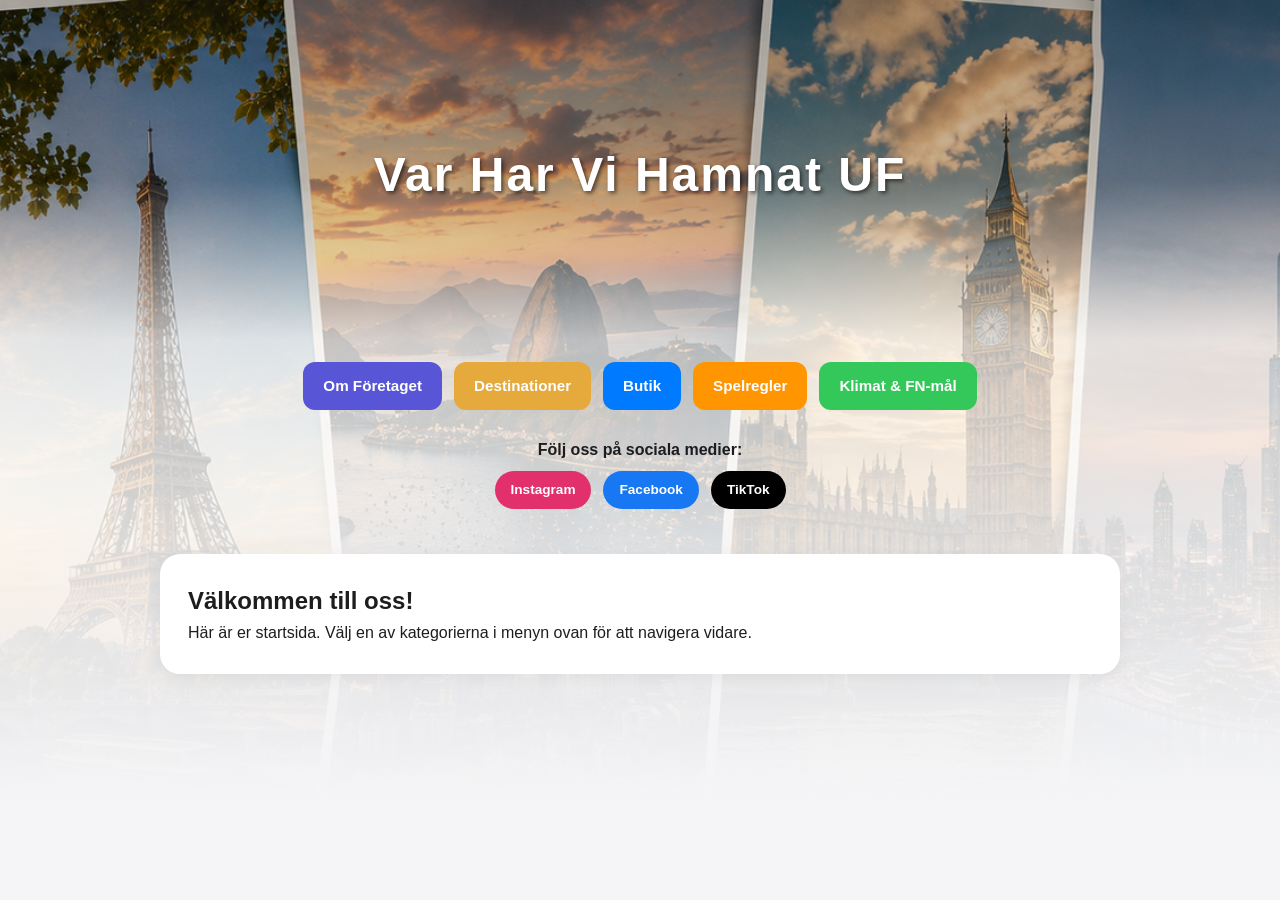
<file: index.html>
<!DOCTYPE html>
<html lang="sv">
<head>
    <meta charset="UTF-8">
    <meta name="viewport" content="width=device-width, initial-scale=1.0">
    <title>Företagets Startsida</title>
    <link rel="stylesheet" href="style.css">
</head>
<body>

    <!-- 1. Omslagsfoto (Högst upp) -->
    <div class="header-cover">
        <div class="cover-text">
            <!-- Här kan du lägga er logotyp eller er företagsrubrik -->
            <h1>Var Har Vi Hamnat UF</h1>
        </div>
    </div>

  <!-- 2. Navigationsmeny -->
<nav class="navbar">
    <div class="menu-grid">
        <a href="om-foretaget.html" class="menu-card btn-about">Om Företaget</a>
        <a href="platser.html" class="menu-card btn-destinations">Destinationer</a>
        <a href="butik.html" class="menu-card btn-shop">Butik</a>
        <a href="spelregler.html" class="menu-card btn-rules">Spelregler</a>
        <a href="klimat.html" class="menu-card btn-climate">Klimat & FN-mål</a>
    </div>
</nav>

    <!-- 3. Sociala Medier (Direkt under navigationsmenyn) -->
    <section class="social-section">
        <p>Följ oss på sociala medier:</p>
        <div class="social-links">
            <a href="https://www.instagram.com/varharvihamnatuf/" target="_blank" class="social-btn instagram">Instagram</a>
            <a href="https://www.facebook.com/profile.php?id=61593796840060" target="_blank" class="social-btn facebook">Facebook</a>
            <a href="https://www.tiktok.com/@var.har.vi.hamnat?is_from_webapp=1&sender_device=pc" target="_blank" class="social-btn tiktok">TikTok</a>
        </div>
    </section>

    <!-- Huvudinnehåll på startsidan -->
    <main class="main-content">
        <section class="welcome-card">
            <h2>Välkommen till oss!</h2>
            <p>Här är er startsida. Välj en av kategorierna i menyn ovan för att navigera vidare.</p>
        </section>
    </main>

    <script src="script.js"></script>
    <!-- Koppla in skriptet för scroll-magin -->
    <script src="script.js"></script>
</body>
</html>
</file>
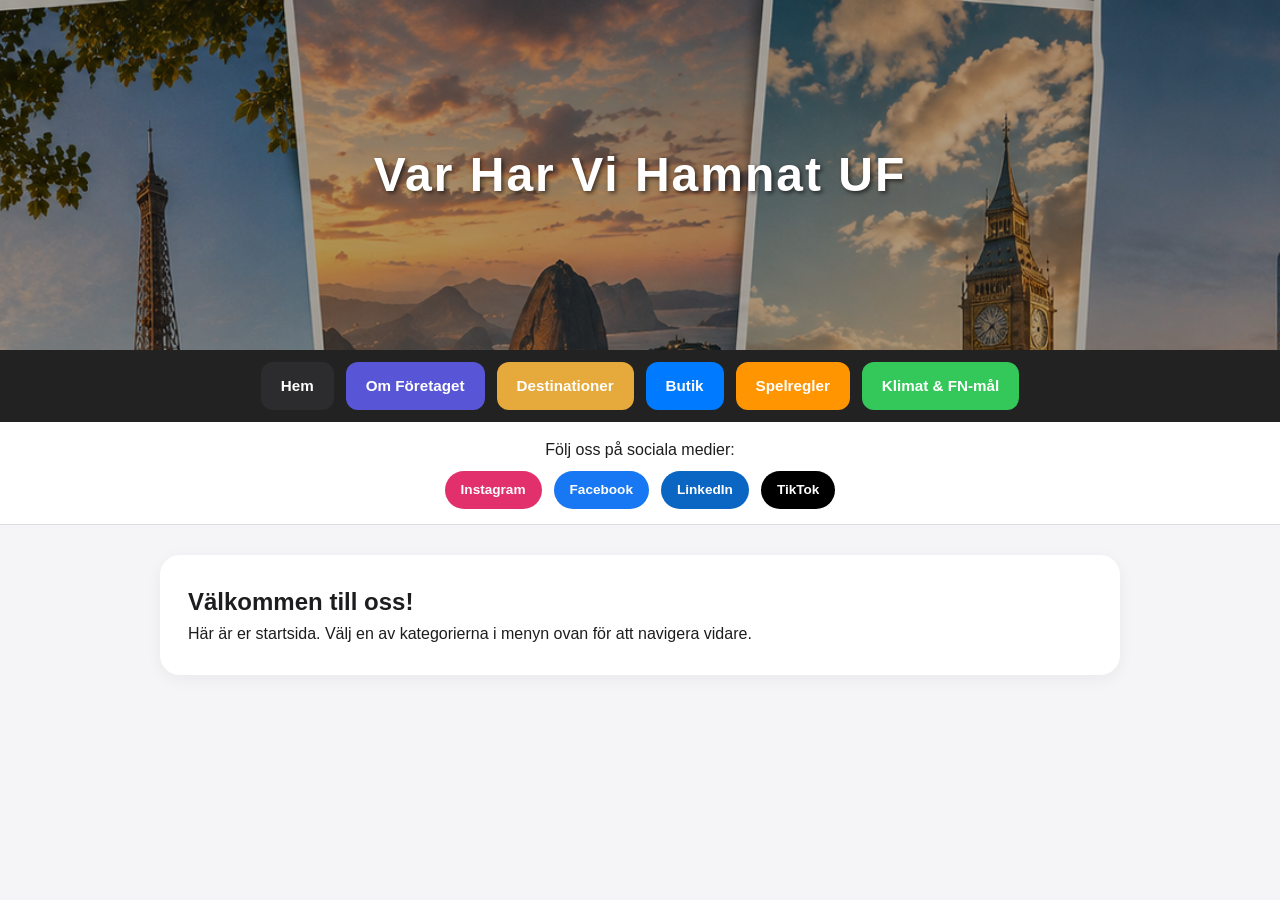
<file: Hemsida/index.html>
<!DOCTYPE html>
<html lang="sv">
<head>
    <meta charset="UTF-8">
    <meta name="viewport" content="width=device-width, initial-scale=1.0">
    <title>Företagets Startsida</title>
    <link rel="stylesheet" href="style.css">
</head>
<body>

    <!-- 1. Omslagsfoto (Högst upp) -->
    <div class="header-cover">
        <div class="cover-text">
            <!-- Här kan du lägga er logotyp eller er företagsrubrik -->
            <h1>Var Har Vi Hamnat UF</h1>
        </div>
    </div>

  <!-- 2. Navigationsmeny -->
<nav class="navbar">
    <div class="menu-grid">
        <a href="index.html" class="menu-card btn-home">Hem</a>
        <a href="om-foretaget.html" class="menu-card btn-about">Om Företaget</a>
        <a href="platser.html" class="menu-card btn-destinations">Destinationer</a>
        <a href="butik.html" class="menu-card btn-shop">Butik</a>
        <a href="spelregler.html" class="menu-card btn-rules">Spelregler</a>
        <a href="klimat.html" class="menu-card btn-climate">Klimat & FN-mål</a>
    </div>
</nav>

    <!-- 3. Sociala Medier (Direkt under navigationsmenyn) -->
    <section class="social-section">
        <p>Följ oss på sociala medier:</p>
        <div class="social-links">
            <a href="https://www.instagram.com/varharvihamnatuf/" target="_blank" class="social-btn instagram">Instagram</a>
            <a href="https://www.facebook.com/profile.php?id=61593796840060" target="_blank" class="social-btn facebook">Facebook</a>
            <a href="https://linkedin.com" target="_blank" class="social-btn linkedin">LinkedIn</a>
            <a href="https://www.tiktok.com/@var.har.vi.hamnat?is_from_webapp=1&sender_device=pc" target="_blank" class="social-btn tiktok">TikTok</a>
        </div>
    </section>

    <!-- Huvudinnehåll på startsidan -->
    <main class="main-content">
        <section class="welcome-card">
            <h2>Välkommen till oss!</h2>
            <p>Här är er startsida. Välj en av kategorierna i menyn ovan för att navigera vidare.</p>
        </section>
    </main>

    <script src="script.js"></script>
    <!-- Koppla in skriptet för scroll-magin -->
    <script src="script.js"></script>
</body>
</html>
</file>
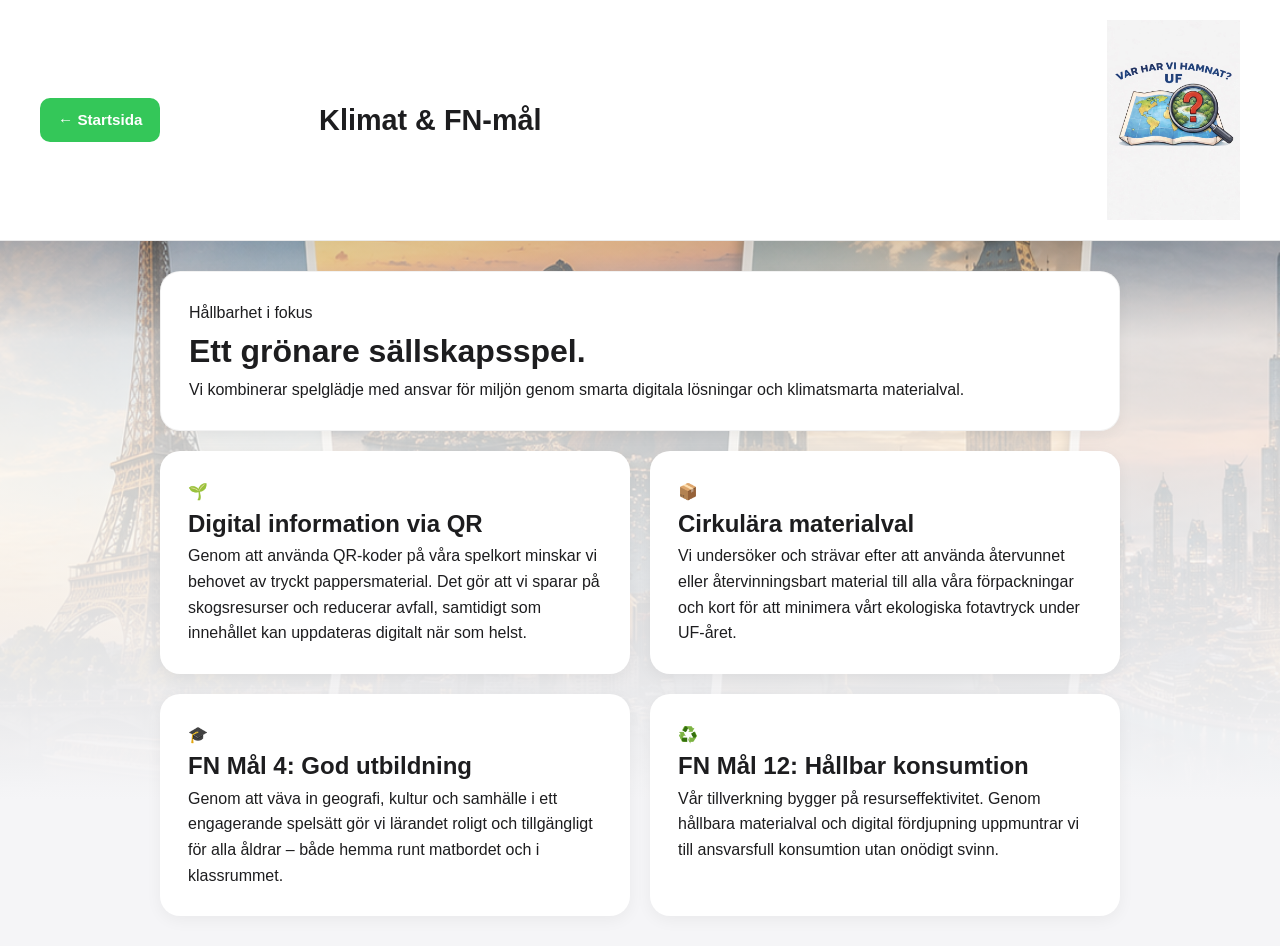
<file: klimat.html>
<!DOCTYPE html>
<html lang="sv">
<head>
    <meta charset="UTF-8">
    <meta name="viewport" content="width=device-width, initial-scale=1.0">
    <title>Klimat & FN-mål | Var har vi hamnat UF</title>
    <link rel="stylesheet" href="style.css">
</head>
<body class="climate-page">

    <!-- Standardiserad toppmeny -->
    <header class="subpage-header">
        <a href="index.html" class="back-btn">← Startsida</a>
        
        <div class="header-title">
            <span>Klimat & FN-mål</span>
        </div>

        <div class="header-logo">
            <img src="logga.jpg" alt="Företagets Logotyp">
        </div>
    </header>

    <!-- Högteknologisk Apple Bento-Grid -->
    <main class="page-container">
        
        <div class="klimat-hero-card climate-card">
            <span class="badge">Hållbarhet i fokus</span>
            <h1>Ett grönare sällskapsspel.</h1>
            <p>Vi kombinerar spelglädje med ansvar för miljön genom smarta digitala lösningar och klimatsmarta materialval.</p>
        </div>

        <div class="bento-grid">
            
            <!-- Ruta 1 -->
            <div class="climate-card">
                <div class="card-icon">🌱</div>
                <h2>Digital information via QR</h2>
                <p>Genom att använda QR-koder på våra spelkort minskar vi behovet av tryckt pappersmaterial. Det gör att vi sparar på skogsresurser och reducerar avfall, samtidigt som innehållet kan uppdateras digitalt när som helst.</p>
            </div>

            <!-- Ruta 2 -->
            <div class="climate-card">
                <div class="card-icon">📦</div>
                <h2>Cirkulära materialval</h2>
                <p>Vi undersöker och strävar efter att använda återvunnet eller återvinningsbart material till alla våra förpackningar och kort för att minimera vårt ekologiska fotavtryck under UF-året.</p>
            </div>

            <!-- Ruta 3 -->
            <div class="climate-card">
                <div class="card-icon">🎓</div>
                <h2>FN Mål 4: God utbildning</h2>
                <p>Genom att väva in geografi, kultur och samhälle i ett engagerande spelsätt gör vi lärandet roligt och tillgängligt för alla åldrar – både hemma runt matbordet och i klassrummet.</p>
            </div>

            <!-- Ruta 4 -->
            <div class="climate-card">
                <div class="card-icon">♻️</div>
                <h2>FN Mål 12: Hållbar konsumtion</h2>
                <p>Vår tillverkning bygger på resurseffektivitet. Genom hållbara materialval och digital fördjupning uppmuntrar vi till ansvarsfull konsumtion utan onödigt svinn.</p>
            </div>

        </div>

    </main>

    <!-- Skript för scroll-effekterna -->
    <script src="script.js"></script>
</body>
</html>
</file>
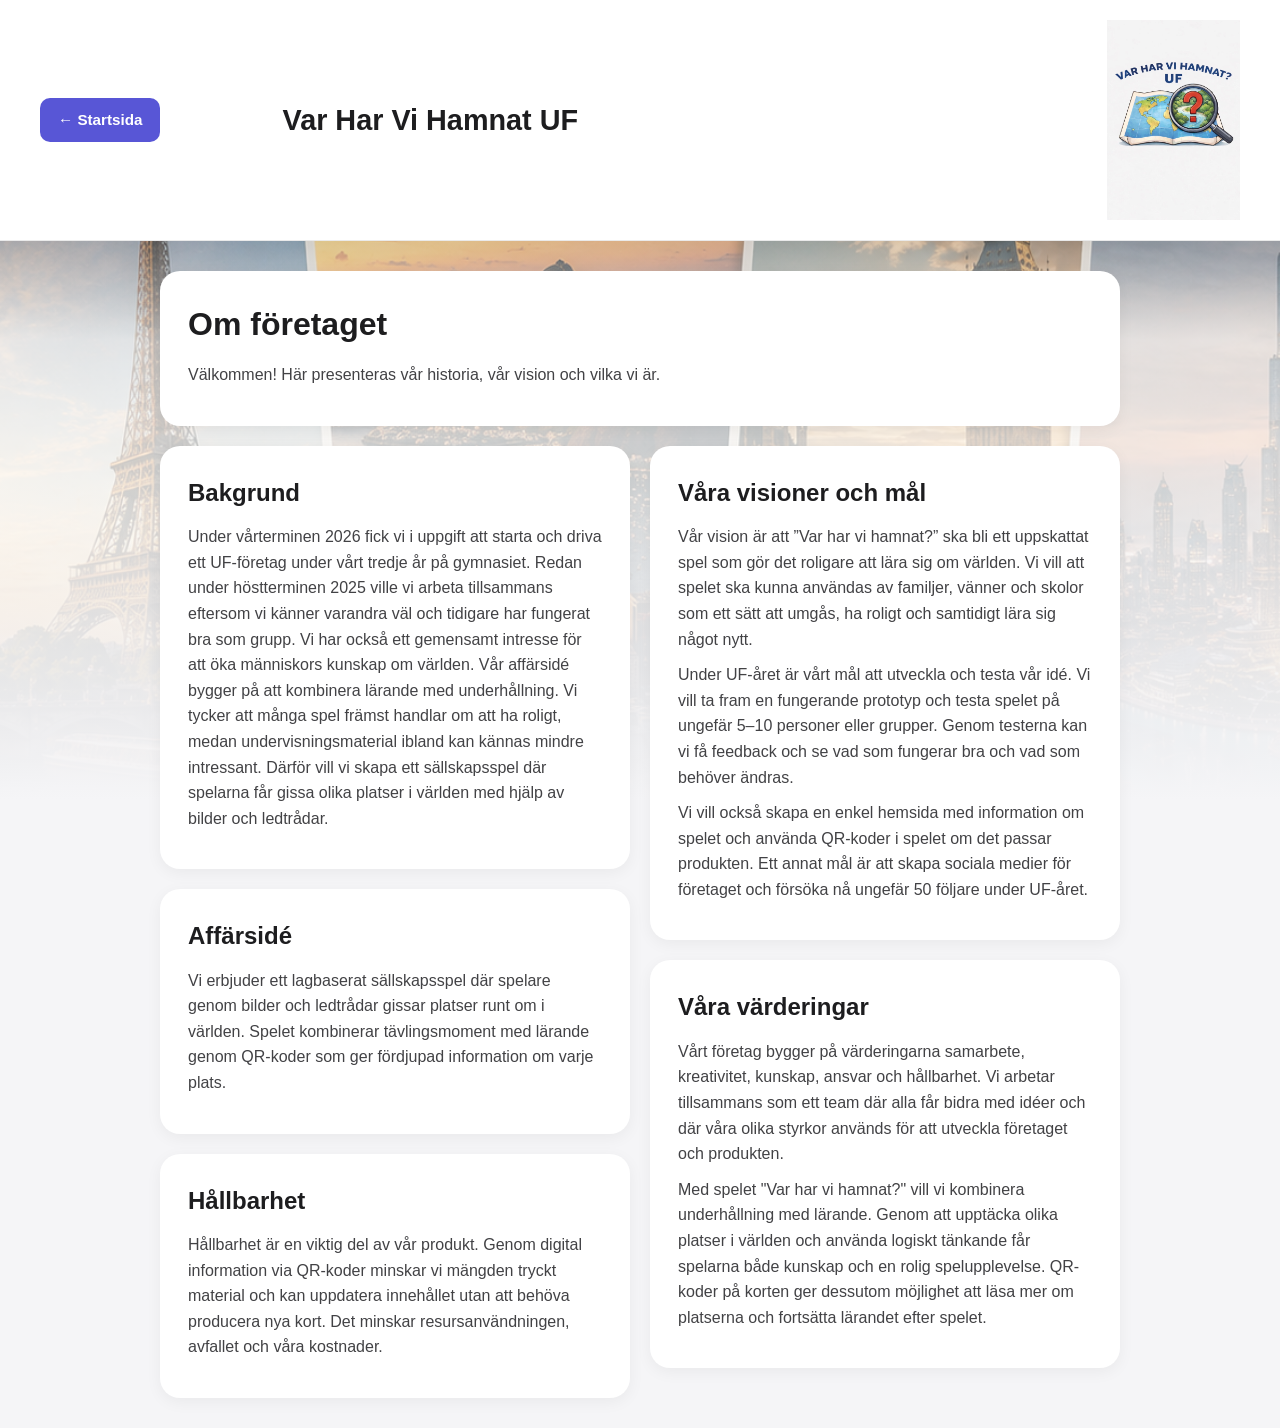
<file: om-foretaget.html>
<!DOCTYPE html>
<html lang="sv">
<head>
    <meta charset="UTF-8">
    <meta name="viewport" content="width=device-width, initial-scale=1.0">
    <title>Om företaget | Var Har Vi Hamnat UF</title>
    <link rel="stylesheet" href="style.css">
</head>
<body class="about-page">

    <!-- Toppmeny för undersidan -->
    <header class="subpage-header">
        <a href="index.html" class="back-btn">← Startsida</a>
        
        <div class="header-title">
            <span>Var Har Vi Hamnat UF</span>
        </div>

        <div class="header-logo">
            <img src="logga.jpg" alt="Företagets Logotyp">
        </div>
    </header>

    <main class="page-container">
        <!-- 1. Bred rektangel högst upp -->
        <div class="bento-card bento-top">
            <h1>Om företaget</h1>
            <p class="intro-text">Välkommen! Här presenteras vår historia, vår vision och vilka vi är.</p>
        </div>

        <!-- 2. Flexibel layout i två oberoende spalter -->
        <div class="bento-columns">
            
            <!-- VÄNSTER SPALT -->
            <div class="bento-col">
                <div class="bento-card">
                    <h2>Bakgrund</h2>
                    <p>Under vårterminen 2026 fick vi i uppgift att starta och driva ett UF-företag under vårt tredje år på gymnasiet. Redan under höstterminen 2025 ville vi arbeta tillsammans eftersom vi känner varandra väl och tidigare har fungerat bra som grupp. Vi har också ett gemensamt intresse för att öka människors kunskap om världen. Vår affärsidé bygger på att kombinera lärande med underhållning. Vi tycker att många spel främst handlar om att ha roligt, medan undervisningsmaterial ibland kan kännas mindre intressant. Därför vill vi skapa ett sällskapsspel där spelarna får gissa olika platser i världen med hjälp av bilder och ledtrådar.</p>
                </div>

                <div class="bento-card">
                    <h2>Affärsidé</h2>
                    <p>Vi erbjuder ett lagbaserat sällskapsspel där spelare genom bilder och ledtrådar gissar platser runt om i världen. Spelet kombinerar tävlingsmoment med lärande genom QR-koder som ger fördjupad information om varje plats.</p>
                </div>

                <div class="bento-card">
                    <h2>Hållbarhet</h2>
                    <p>Hållbarhet är en viktig del av vår produkt. Genom digital information via QR-koder minskar vi mängden tryckt material och kan uppdatera innehållet utan att behöva producera nya kort. Det minskar resursanvändningen, avfallet och våra kostnader.</p>
                </div>
            </div>

            <!-- HÖGER SPALT -->
            <div class="bento-col">
                <div class="bento-card">
                    <h2>Våra visioner och mål</h2>
                    <p>Vår vision är att ”Var har vi hamnat?” ska bli ett uppskattat spel som gör det roligare att lära sig om världen. Vi vill att spelet ska kunna användas av familjer, vänner och skolor som ett sätt att umgås, ha roligt och samtidigt lära sig något nytt.</p>
                    <p>Under UF-året är vårt mål att utveckla och testa vår idé. Vi vill ta fram en fungerande prototyp och testa spelet på ungefär 5–10 personer eller grupper. Genom testerna kan vi få feedback och se vad som fungerar bra och vad som behöver ändras.</p>
                    <p>Vi vill också skapa en enkel hemsida med information om spelet och använda QR-koder i spelet om det passar produkten. Ett annat mål är att skapa sociala medier för företaget och försöka nå ungefär 50 följare under UF-året.</p>
                </div>

                <div class="bento-card">
                    <h2>Våra värderingar</h2>
                    <p>Vårt företag bygger på värderingarna samarbete, kreativitet, kunskap, ansvar och hållbarhet. Vi arbetar tillsammans som ett team där alla får bidra med idéer och där våra olika styrkor används för att utveckla företaget och produkten.</p>
                    <p>Med spelet "Var har vi hamnat?" vill vi kombinera underhållning med lärande. Genom att upptäcka olika platser i världen och använda logiskt tänkande får spelarna både kunskap och en rolig spelupplevelse. QR-koder på korten ger dessutom möjlighet att läsa mer om platserna och fortsätta lärandet efter spelet.</p>
                </div>
            </div>

        </div>
    </main>

    <script src="script.js"></script>
</body>
</html>
</file>
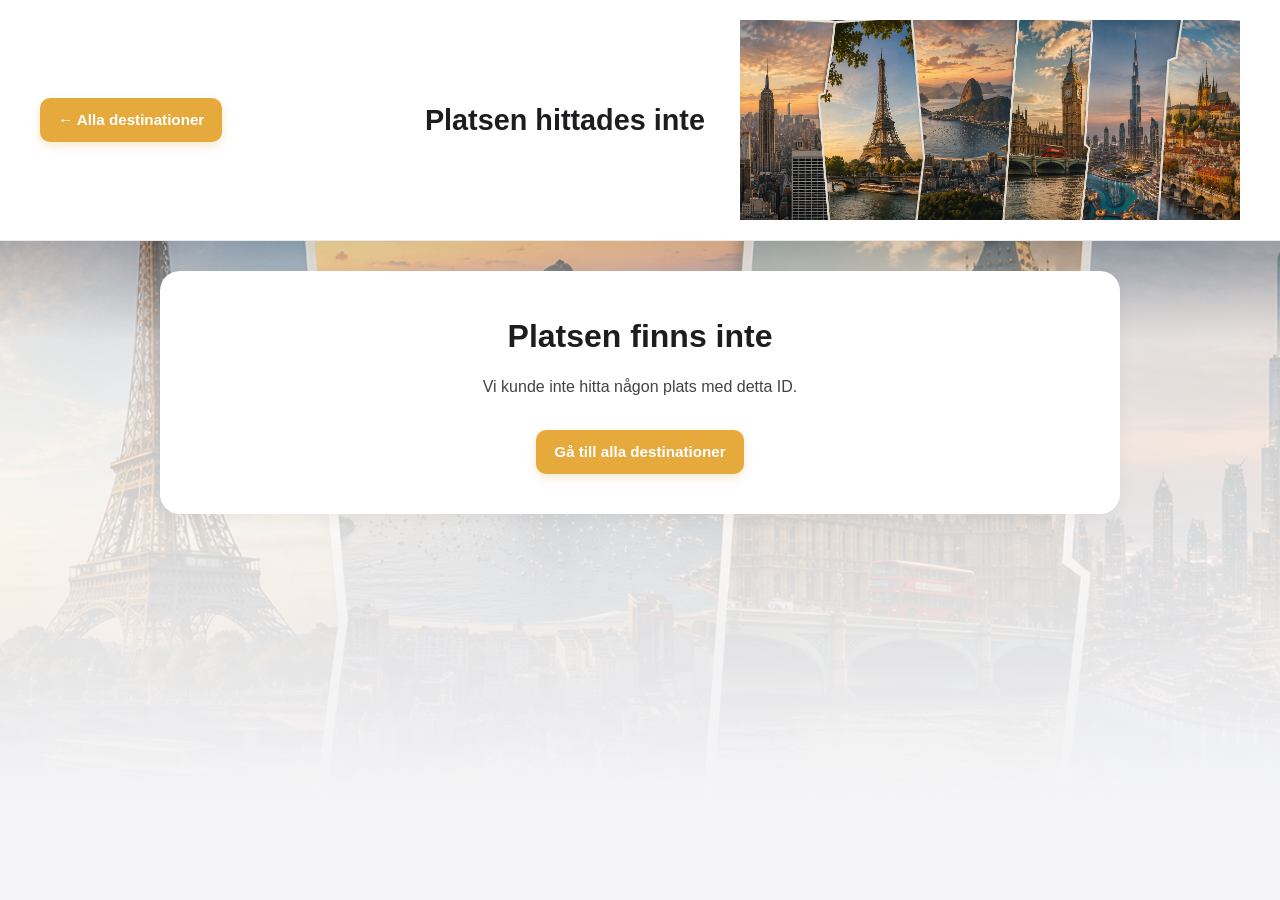
<file: plats.html>
<!DOCTYPE html>
<html lang="sv">
<head>
    <meta charset="UTF-8">
    <meta name="viewport" content="width=device-width, initial-scale=1.0">
    <title id="pageTitle">Destination – Var Har Vi Hamnat UF</title>
    <link rel="stylesheet" href="style.css">
</head>
<body class="destinations-page">

    <!-- TOPPMENY -->
    <header class="subpage-header">
        <div>
            <a href="platser.html" class="back-btn">← Alla destinationer</a>
        </div>
        <div class="header-title" id="headerTitle">Laddar...</div>
        <div class="header-logo">
            <img src="hej.png" alt="Logga">
        </div>
    </header>

    <main class="main-content" id="platsContainer">
        <!-- Innehåll läses in från platser-data.js -->
    </main>

    <script src="platser-data.js"></script>
    <script>
        const urlParams = new URLSearchParams(window.location.search);
        const platsId = urlParams.get('id');

        const container = document.getElementById('platsContainer');
        const plats = platserData[platsId];

        if (plats) {
            document.getElementById('pageTitle').innerText = `${plats.namn} – Var Har Vi Hamnat UF`;
            document.getElementById('headerTitle').innerText = plats.namn;

            let faktaHTML = plats.fakta.map(f => `
                <div style="margin-bottom: 10px;">
                    <strong>${f.titel}:</strong> <span>${f.värde}</span>
                </div>
            `).join('');

            let attraktionerHTML = plats.attraktioner.map(a => `
                <li style="margin-bottom: 8px;">${a}</li>
            `).join('');

            container.innerHTML = `
                <div class="bento-card bento-top" style="padding: 0; overflow: hidden;">
                    <img src="${plats.bild}" alt="${plats.namn}" style="width: 100%; height: 350px; object-fit: cover;">
                    <div style="padding: 25px;">
                        <span style="font-size: 0.9rem; font-weight: bold; color: #e5a93c; text-transform: uppercase;">${plats.land}</span>
                        <h1 style="font-size: 2.2rem; margin-top: 5px;">${plats.namn}</h1>
                    </div>
                </div>

                <div class="bento-columns">
                    <div class="bento-col">
                        <div class="bento-card">
                            <h2>Snabbfakta</h2>
                            <hr class="divider" style="margin: 15px 0;">
                            ${faktaHTML}
                        </div>
                        <div class="bento-card">
                            <h2>Historia & Bakgrund</h2>
                            <hr class="divider" style="margin: 15px 0;">
                            <p>${plats.historia}</p>
                        </div>
                    </div>
                    <div class="bento-col">
                        <div class="bento-card">
                            <h2>Turistattraktioner i närheten</h2>
                            <hr class="divider" style="margin: 15px 0;">
                            <ul style="padding-left: 20px; color: #555;">
                                ${attraktionerHTML}
                            </ul>
                        </div>
                    </div>
                </div>
            `;
        } else {
            document.getElementById('headerTitle').innerText = "Platsen hittades inte";
            container.innerHTML = `
                <div class="bento-card bento-top" style="text-align: center; padding: 40px;">
                    <h1>Platsen finns inte</h1>
                    <p style="margin-top: 10px;">Vi kunde inte hitta någon plats med detta ID.</p>
                    <a href="platser.html" class="back-btn" style="margin-top: 20px;">Gå till alla destinationer</a>
                </div>
            `;
        }
    </script>
</body>
</html>
</file>
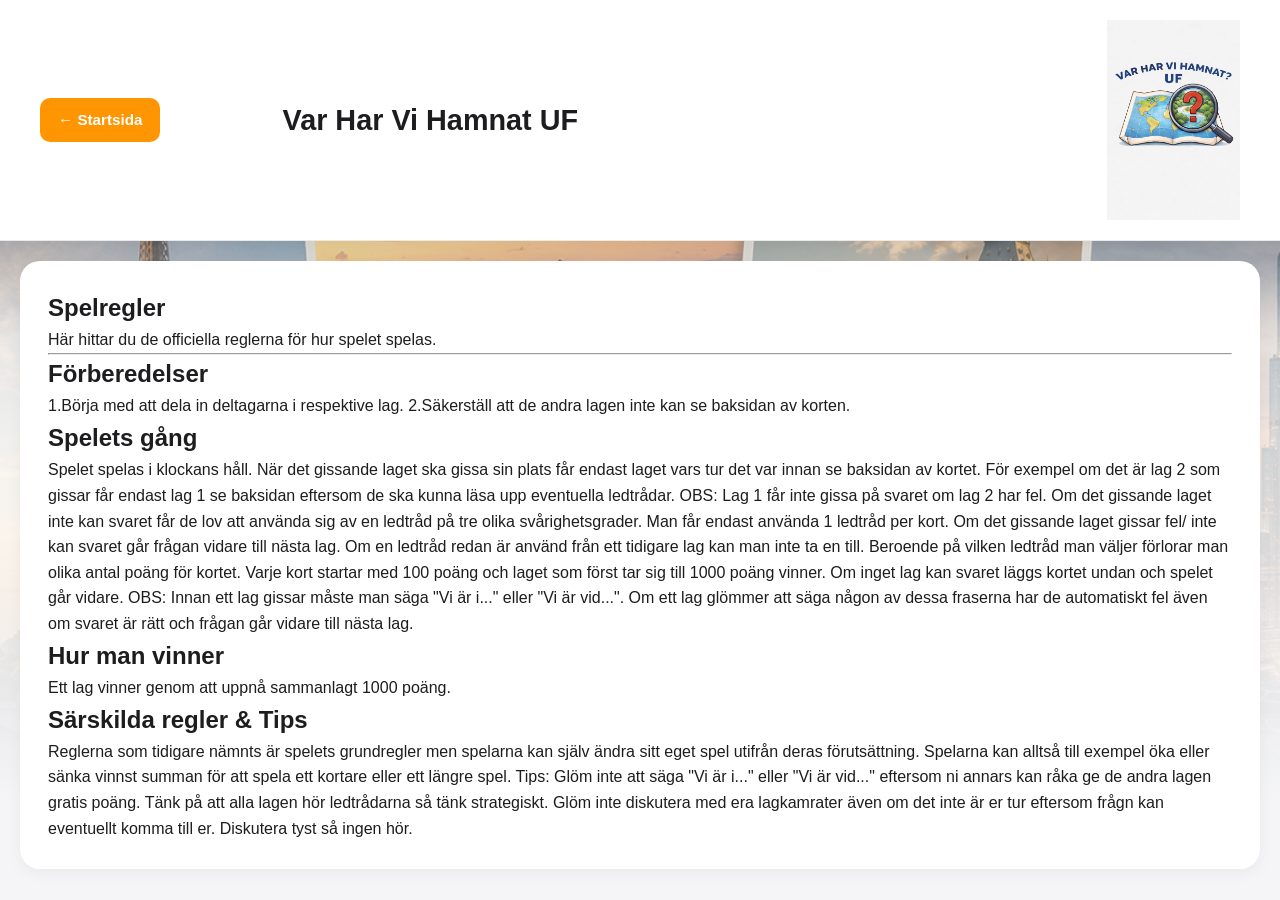
<file: spelregler.html>
<!DOCTYPE html>
<html lang="sv">
<head>
    <meta charset="UTF-8">
    <meta name="viewport" content="width=device-width, initial-scale=1.0">
    <title>Spelregler</title>
    <link rel="stylesheet" href="style.css">
</head>
<body class="rules-page">

    <!-- Toppmeny för undersidan -->
    <header class="subpage-header">
        <!-- Tillbakaknapp uppe till vänster -->
        <a href="index.html" class="back-btn">← Startsida</a>
        
        <!-- Företagsnamn i mitten -->
        <div class="header-title">
            <span>Var Har Vi Hamnat UF</span>
        </div>

        <!-- Logotyp uppe till höger -->
        <div class="header-logo">
            <img src="logga.jpg" alt="Företagets Logotyp">
        </div>
    </header>

    <!-- Innehåll för Spelregler -->
    <main class="page-container">
        <section class="info-card">
            <h1>Spelregler</h1>
            <p class="intro-text">Här hittar du de officiella reglerna för hur spelet spelas.</p>
            
            <hr class="divider">

            <!-- Yta för reglerna (fyll i din text här senare) -->
            <div class="content-body">
                <h2>Förberedelser</h2>
                <p>1.Börja med att dela in deltagarna i respektive lag. 2.Säkerställ att de andra lagen inte kan se baksidan av korten.</p>

                <h2>Spelets gång</h2>
                <p>Spelet spelas i klockans håll. När det gissande laget ska gissa sin plats får endast laget vars tur det var innan se baksidan av kortet. För exempel om det är lag 2 som gissar får endast lag 1 se baksidan eftersom de ska kunna läsa upp eventuella ledtrådar. OBS: Lag 1 får inte gissa på svaret om lag 2 har fel. Om det gissande laget inte kan svaret får de lov att använda sig av en ledtråd på tre olika svårighetsgrader. Man får endast använda 1 ledtråd per kort. Om det gissande laget gissar fel/ inte kan svaret går frågan vidare till nästa lag. Om en ledtråd redan är använd från ett tidigare lag kan man inte ta en till. Beroende på vilken ledtråd man väljer förlorar man olika antal poäng för kortet. Varje kort startar med 100 poäng och laget som först tar sig till 1000 poäng vinner. Om inget lag kan svaret läggs kortet undan och spelet går vidare. OBS: Innan ett lag gissar måste man säga "Vi är i..." eller "Vi är vid...". Om ett lag glömmer att säga någon av dessa fraserna har de automatiskt fel även om svaret är rätt och frågan går vidare till nästa lag. </p>

                <h2>Hur man vinner</h2>
                <p>Ett lag vinner genom att uppnå sammanlagt 1000 poäng.</p>

                <h2>Särskilda regler & Tips</h2>
                <p>Reglerna som tidigare nämnts är spelets grundregler men spelarna kan själv ändra sitt eget spel utifrån deras förutsättning. Spelarna kan alltså till exempel öka eller sänka vinnst summan för att spela ett kortare eller ett längre spel. Tips: Glöm inte att säga "Vi är i..." eller "Vi är vid..." eftersom ni annars kan råka ge de andra lagen gratis poäng. Tänk på att alla lagen hör ledtrådarna så tänk strategiskt. Glöm inte diskutera med era lagkamrater även om det inte är er tur eftersom frågn kan eventuellt komma till er. Diskutera tyst så ingen hör.</p>
            </div>
        </section>
    </main>
<!-- Koppla in skriptet för scroll-magin -->
    <script src="script.js"></script>
</body>
</html>
</file>
<file: style.css>
/* ==========================================
   1. GLOBAL BAS & RESET (Apple-Look)
   ========================================== */
* {
    box-sizing: border-box;
    margin: 0;
    padding: 0;
}

body {
    font-family: -apple-system, BlinkMacSystemFont, "SF Pro Display", "Segoe UI", Roboto, Helvetica, Arial, sans-serif;
    color: #1d1d1f;
    background-color: #f5f5f7;
    line-height: 1.6;
}

.main-content, 
.page-container {
    max-width: 1000px;
    margin: 30px auto;
    padding: 0 20px;
    width: 100%;
}

/* ==========================================
   2. STARTSIDA: COVER & TOPPMENY
   ========================================== */
.header-cover {
    background-image: linear-gradient(rgba(0,0,0,0.3), rgba(0,0,0,0.3)), url('hej.png');
    background-size: cover;
    background-position: center;
    height: 350px;
    display: flex;
    justify-content: center;
    align-items: center;
    color: white;
    text-align: center;
    background-attachment: fixed;
}

.cover-text h1 {
    font-size: 3rem;
    letter-spacing: 2px;
    text-shadow: 2px 2px 4px rgba(0,0,0,0.6);
}

.navbar {
    background-color: #222;
    position: sticky;
    top: 0;
    z-index: 100;
    padding: 12px 0;
}

.menu-grid {
    display: flex;
    justify-content: center;
    align-items: center;
    gap: 12px;
    flex-wrap: wrap;
    margin: 0 auto;
    width: 100%;
}

.menu-card {
    display: inline-block;
    padding: 12px 20px;
    border-radius: 12px;
    text-decoration: none;
    font-weight: 600;
    font-size: 0.95rem;
    color: #ffffff;
    white-space: nowrap;
    transition: transform 0.3s cubic-bezier(0.25, 1, 0.5, 1), box-shadow 0.3s ease, background-color 0.3s ease;
}

.menu-card:hover {
    transform: translateY(-4px) scale(1.02);
}

/* Färgknappar på startsidan */
.btn-home { background-color: #2c2c2e; }
.btn-home:hover { background-color: #3a3a3c; box-shadow: 0 0 20px rgba(255, 255, 255, 0.4); }

.btn-about { background-color: #5856d6; }
.btn-about:hover { background-color: #6e6be8; box-shadow: 0 0 22px rgba(88, 86, 214, 0.65); }

.btn-shop { background-color: #007aff; }
.btn-shop:hover { background-color: #2b8fff; box-shadow: 0 0 22px rgba(0, 122, 255, 0.65); }

.btn-destinations { background-color: #007aff; }
.btn-destinations:hover { 
    background-color: #2b8fff; 
    box-shadow: 0 0 22px rgba(0, 122, 255, 0.65); 
}
.btn-rules { background-color: #ff9500; }
.btn-rules:hover { background-color: #ffa726; box-shadow: 0 0 22px rgba(255, 149, 0, 0.65); }

.btn-climate { background-color: #34c759; }
.btn-climate:hover { background-color: #4cd964; box-shadow: 0 0 22px rgba(52, 199, 89, 0.75); }

/* ==========================================
   3. SOCIALA MEDIER SEKTION
   ========================================== */
.social-section {
    background-color: #ffffff;
    padding: 15px 20px;
    text-align: center;
    border-bottom: 1px solid #ddd;
}

.social-links {
    display: flex;
    justify-content: center;
    gap: 12px;
    flex-wrap: wrap;
    margin-top: 8px;
}

.social-btn {
    text-decoration: none;
    color: white;
    padding: 8px 16px;
    border-radius: 20px;
    font-size: 0.85rem;
    font-weight: bold;
    transition: transform 0.3s ease, box-shadow 0.3s ease;
}

.social-btn:hover { transform: translateY(-3px); }
.social-btn.instagram { background-color: #E1306C; }
.social-btn.instagram:hover { box-shadow: 0 0 18px rgba(225, 48, 108, 0.6); }
.social-btn.facebook { background-color: #1877F2; }
.social-btn.facebook:hover { box-shadow: 0 0 18px rgba(24, 119, 242, 0.6); }
.social-btn.linkedin { background-color: #0A66C2; }
.social-btn.linkedin:hover { box-shadow: 0 0 18px rgba(10, 102, 194, 0.6); }
.social-btn.tiktok { background-color: #000000; }
.social-btn.tiktok:hover { box-shadow: 0 0 18px rgba(37, 244, 238, 0.5); }

/* ==========================================
   4. UNDERSIDOR: HEADER & BAS-KNAPPAR
   ========================================== */
.subpage-header {
    display: flex;
    justify-content: space-between;
    align-items: center;
    padding: 20px 40px;
    background-color: #ffffff;
    border-bottom: 1px solid #eaeaea;
}

.subpage-header > div,
.subpage-header > a { flex: 1; }

.header-title {
    text-align: center;
    font-size: 1.8rem;
    font-weight: bold;
}

.header-logo { display: flex; justify-content: flex-end; }
.header-logo img { 
    height: 200px !important; 
    max-height: 200px !important; 
    width: auto !important; 
}

.back-btn {
    text-decoration: none;
    color: #ffffff !important;
    padding: 10px 18px;
    border-radius: 10px;
    font-weight: bold;
    font-size: 0.95rem;
    display: inline-block;
    max-width: fit-content;
    transition: transform 0.3s ease, box-shadow 0.3s ease, background-color 0.3s ease;
}

/* ==========================================
   5. BENTO GRID STRUKTUR (Två Kolumner)
   ========================================== */
.bento-top { margin-bottom: 20px; }

.bento-columns {
    display: flex;
    gap: 20px;
    width: 100%;
}

.bento-col {
    flex: 1;
    display: flex;
    flex-direction: column;
    gap: 20px;
}

.bento-card, .info-card, .product-card, .product-detail-card, .welcome-card {
    background: #ffffff;
    border-radius: 20px;
    padding: 28px;
    box-shadow: 0 4px 16px rgba(0, 0, 0, 0.05);
    transition: transform 0.3s cubic-bezier(0.16, 1, 0.3, 1), box-shadow 0.3s ease, border-color 0.3s ease;
}

.bento-card h1, .bento-card h2 { margin-bottom: 12px; }
.bento-card p { color: #424245; margin-bottom: 10px; }
.bento-card img {
    max-width: 100% !important;
    width: auto !important;
    height: auto !important;
    display: block;
    margin: 0 auto;
}
/* ==========================================
   6. FÄRGTEMAN PER SIDA (BODY-KLASSER)
   ========================================== */

/* --- A. OM FÖRETAGET (Lila: #5856d6) --- */
body.about-page .back-btn,
body:not([class]) .back-btn { background-color: #5856d6 !important; }
body.about-page .back-btn:hover,
body:not([class]) .back-btn:hover {
    background-color: #6e6be8 !important;
    box-shadow: 0 0 22px rgba(88, 86, 214, 0.7);
    transform: translateY(-3px);
}
body.about-page .bento-card:hover,
body:not([class]) .bento-card:hover {
    transform: translateY(-5px) scale(1.01);
    box-shadow: 0 0 25px rgba(88, 86, 214, 0.4), 0 10px 20px rgba(0, 0, 0, 0.08) !important;
}

/* --- B. KLIMAT & FN-MÅL (Grön: #34c759) --- */
body.climate-page .back-btn { background-color: #34c759 !important; }
body.climate-page .back-btn:hover {
    background-color: #4cd964 !important;
    box-shadow: 0 0 22px rgba(52, 199, 89, 0.7);
    transform: translateY(-3px);
}
body.climate-page .bento-card:hover,
body.climate-page .climate-card:hover {
    transform: translateY(-5px) scale(1.01);
    box-shadow: 0 0 25px rgba(52, 199, 89, 0.4), 0 10px 20px rgba(0, 0, 0, 0.08) !important;
}

/* --- C. SPELREGLER (Orange: #ff9500) --- */
body.rules-page .back-btn { background-color: #ff9500 !important; }
body.rules-page .back-btn:hover {
    background-color: #ffa726 !important;
    box-shadow: 0 0 22px rgba(255, 149, 0, 0.7);
    transform: translateY(-3px);
}
body.rules-page .bento-card:hover,
body.rules-page .info-card:hover,
body.rules-page .card:hover {
    transform: translateY(-5px) scale(1.01);
    box-shadow: 0 0 25px rgba(255, 149, 0, 0.45), 0 10px 20px rgba(0, 0, 0, 0.08) !important;
}

/* --- D. BUTIK & PRODUKT (Blå: #007aff) --- */
body.shop-page .back-btn,
body.product-page .back-btn { background-color: #007aff !important; }
body.shop-page .back-btn:hover,
body.product-page .back-btn:hover {
    background-color: #2b8fff !important;
    box-shadow: 0 0 22px rgba(0, 122, 255, 0.7);
    transform: translateY(-3px);
}
body.shop-page .bento-card:hover,
body.shop-page .product-card:hover,
body.product-page .bento-card:hover,
body.product-page .product-card:hover,
body.product-page .product-detail-card:hover {
    transform: translateY(-5px) scale(1.01);
    box-shadow: 0 0 25px rgba(0, 122, 255, 0.45), 0 10px 20px rgba(0, 0, 0, 0.08) !important;
}

/* ==========================================
   7. PRODUKTSIDOR & KÖP-KNAPPAR
   ========================================== */
.product-img {
    width: 220px;
    height: 220px;
    object-fit: cover;
    border-radius: 8px;
}

.buy-btn, .checkout-btn {
    display: inline-block;
    text-decoration: none;
    background-color: #34c759;
    color: white;
    padding: 12px 24px;
    border-radius: 10px;
    font-weight: bold;
    transition: transform 0.3s ease, box-shadow 0.3s ease;
}

.buy-btn:hover, .checkout-btn:hover {
    transform: translateY(-3px);
    box-shadow: 0 0 20px rgba(52, 199, 89, 0.6);
}

/* ==========================================
   8. RESPONSIVITET (MOBILES)
   ========================================== */
@media (max-width: 768px) {
    .bento-columns { flex-direction: column; }
    .subpage-header { flex-direction: column; gap: 15px; text-align: center; }
    .header-logo { justify-content: center; }
    .product-card, .product-detail-card { flex-direction: column; text-align: center; }
}

/* ==========================================
   KLIMATSIDANS BENTO-GRID & HERO-KORT
   ========================================== */

.klimat-hero-card {
    background: #ffffff;
    border-radius: 20px;
    padding: 35px;
    margin-bottom: 24px;
    border: 1px solid rgba(0, 0, 0, 0.05);
    box-shadow: 0 4px 16px rgba(0, 0, 0, 0.05);
}

.bento-grid {
    display: grid;
    grid-template-columns: repeat(auto-fit, minmax(320px, 1fr));
    gap: 20px;
    width: 100%;
}

.bento-grid .bento-card:hover,
.bento-grid .climate-card:hover,
.klimat-hero-card:hover {
    transform: translateY(-5px) scale(1.01);
    box-shadow: 0 0 25px rgba(52, 199, 89, 0.45), 0 10px 20px rgba(0, 0, 0, 0.08) !important;
}

.climate-card, 
.klimat-card {
    background: #ffffff;
    border-radius: 20px;
    padding: 28px;
    box-shadow: 0 4px 16px rgba(0, 0, 0, 0.05);
    transition: transform 0.3s cubic-bezier(0.16, 1, 0.3, 1), box-shadow 0.3s ease;
}

.climate-card:hover, 
.klimat-card:hover {
    transform: translateY(-5px) scale(1.01);
    box-shadow: 0 0 25px rgba(52, 199, 89, 0.45), 0 10px 20px rgba(0, 0, 0, 0.08) !important;
}

/* ==========================================
   DESTINATIONER: GULD-TEMA (#e5a93c)
   ========================================== */

.btn-destinations { 
    background-color: #e5a93c !important; 
}
.btn-destinations:hover { 
    background-color: #f2b84b !important; 
    box-shadow: 0 0 22px rgba(229, 169, 60, 0.7), 0 8px 18px rgba(229, 169, 60, 0.35) !important; 
}

body.destinations-page .back-btn { 
    background-color: #e5a93c !important; 
    box-shadow: 0 4px 10px rgba(229, 169, 60, 0.25) !important; 
}
body.destinations-page .back-btn:hover { 
    background-color: #f2b84b !important; 
    box-shadow: 0 0 22px rgba(229, 169, 60, 0.7) !important; 
    transform: translateY(-3px); 
}

body.destinations-page .bento-card:hover { 
    transform: translateY(-5px) scale(1.01) !important; 
    box-shadow: 0 0 25px rgba(229, 169, 60, 0.45), 0 10px 20px rgba(0, 0, 0, 0.08) !important; 
    border-color: rgba(229, 169, 60, 0.4) !important; 
}
.page-container {
    display: flex;
    gap: 2rem;
    max-width: 1400px;
    margin: 0 auto;
    padding: 20px;
}

/* Sticky Sidomeny */
.sidebar-navigation {
    position: sticky;
    top: 20px;
    width: 220px;
    height: fit-content;
    flex-shrink: 0;
    display: flex;
    flex-direction: column;
    gap: 1.5rem;
    background-color: #f8f9fa;
    padding: 15px;
    border-radius: 12px;
}

.filter-title {
    font-weight: bold;
    font-size: 0.85rem;
    text-transform: uppercase;
    color: #6c757d;
    margin-bottom: 8px;
    display: block;
}

/* A-Ö Knappnät */
.alphabet-grid {
    display: grid;
    grid-template-columns: repeat(4, 1fr);
    gap: 4px;
}

.letter-btn, .continent-btn, .reset-button {
    border: 1px solid #ddd;
    background-color: #fff;
    padding: 6px 10px;
    border-radius: 6px;
    cursor: pointer;
    transition: all 0.2s ease;
    font-size: 0.9rem;
}

.continent-btn {
    width: 100%;
    text-align: left;
    margin-bottom: 4px;
}

.reset-button {
    width: 100%;
    background-color: #e9ecef;
    font-weight: bold;
}

/* Aktiv knapp-stil (mörkare när vald) */
.letter-btn.active, .continent-btn.active {
    background-color: #212529;
    color: #ffffff;
    border-color: #212529;
}

.letter-btn:hover, .continent-btn:hover {
    background-color: #e2e6ea;
}

/* Höger yta för korten */
.cards-container {
    flex-grow: 1;
    display: grid;
    grid-template-columns: repeat(auto-fill, minmax(280px, 1fr));
    gap: 20px;
}
/* ==========================================
   FIX: TOPPRUTA VÅGRÄTT LÄNGST UPP (OM FÖRETAGET & KLIMAT)
   ========================================== */

body.about-page .page-container,
body.climate-page .page-container {
    display: flex;
    flex-direction: column;
    gap: 20px;
    max-width: 1000px;
    margin: 30px auto;
    padding: 0 20px;
}

/* Topprutan på "Om företaget" */
body.about-page .page-container > .bento-top {
    width: 100%;
    flex: none;
    margin-bottom: 0;
}

/* De två spalterna under topprutan på "Om företaget" */
body.about-page .page-container > .bento-columns {
    width: 100%;
    display: flex;
    gap: 20px;
}

/* Hero-kortet högst upp på "Klimat & FN-mål" */
body.climate-page .page-container > .klimat-hero-card {
    width: 100%;
    flex: none;
    margin-bottom: 0;
}

/* Rutnätet med de fyra korten under hero-kortet på "Klimat & FN-mål" */
body.climate-page .page-container > .bento-grid {
    width: 100%;
}

@media (max-width: 768px) {
    body.about-page .page-container > .bento-columns {
        flex-direction: column;
    }
}
/* ==========================================
   VIT BAKGRUND PÅ MENYRADEN (STARTSIDAN)
   ========================================== */
.navbar {
    background-color: #ffffff;
    border-bottom: 1px solid #ffffff;
}
/* ==========================================
   EN ENDA SAMMANHÄNGANDE FADE UTAN KANTER
   ========================================== */

body {
    background-image:
        linear-gradient(
            to bottom,
            rgba(0, 0, 0, 0.28) 0px,
            rgba(0, 0, 0, 0.18) 180px,
            rgba(255, 255, 255, 0.68) 340px,
            rgba(255, 255, 255, 0.78) 480px,
            rgba(245, 245, 247, 0.92) 650px,
            rgba(245, 245, 247, 1) 800px
        ),
        url('hej.png');
    background-size: cover;
    background-position: center top;
    background-attachment: fixed;
    background-color: #f5f5f7;
    min-height: 100vh;
}

/* Gör alla tre sektioner helt genomskinliga så att det aldrig blir en kant mellan dem */
.header-cover,
.navbar,
.social-section {
    background: transparent !important;
    background-image: none !important;
    box-shadow: none !important;
    border-bottom: none !important;
}

/* Behåll menyn på plats i flödet (eller ändra till sticky om du vill att den ska följa med) */
.navbar {
    position: relative;
}

/* Se till att inget extra lager förlänger sidan nedåt */
.main-content {
    position: relative;
}

.main-content::before {
    display: none;
}

.social-section p {
    color: #1d1d1f;
    font-weight: 600;
}
/* ==========================================
   UTFÄLLBAR PRODUKTBESKRIVNING (SMOOTH + JÄMN BREDD)
   ========================================== */
.product-detail-card {
    width: 100%;
}

.product-detail-info {
    flex: 1;
    min-width: 0;
}

.product-accordion {
    width: 100%;
    margin: 14px 0 18px 0;
    border: 1px solid #e5e5ea;
    border-radius: 12px;
    background-color: #f9f9fb;
    overflow: hidden;
    transition: border-color 0.25s ease, box-shadow 0.25s ease;
}

.product-accordion:hover {
    border-color: #007aff;
    box-shadow: 0 2px 10px rgba(0, 122, 255, 0.08);
}

.accordion-btn {
    list-style: none;
    display: flex;
    justify-content: space-between;
    align-items: center;
    padding: 13px 16px;
    font-weight: 600;
    font-size: 0.95rem;
    color: #1d1d1f;
    cursor: pointer;
    user-select: none;
}

.accordion-btn::-webkit-details-marker,
.accordion-btn::marker {
    display: none;
    content: "";
}

.accordion-arrow {
    display: inline-block;
    font-size: 0.75rem;
    color: #007aff;
    transition: transform 0.35s cubic-bezier(0.22, 1, 0.36, 1);
}

/* Vänd pilen mjukt uppåt när .is-open är aktiv och tillbaka neråt när den tas bort */
.product-accordion.is-open .accordion-arrow {
    transform: rotate(180deg);
}

.accordion-panel {
    display: grid;
    grid-template-rows: 0fr;
    transition: grid-template-rows 0.38s cubic-bezier(0.22, 1, 0.36, 1);
}

.product-accordion.is-open .accordion-panel {
    grid-template-rows: 1fr;
}

.accordion-content {
    overflow: hidden;
    padding: 0 16px;
    opacity: 0;
    transition: padding-top 0.38s cubic-bezier(0.22, 1, 0.36, 1),
                padding-bottom 0.38s cubic-bezier(0.22, 1, 0.36, 1),
                opacity 0.28s ease;
}

.product-accordion.is-open .accordion-content {
    padding-top: 12px;
    padding-bottom: 14px;
    border-top: 1px solid #ececef;
    opacity: 1;
}

.accordion-content p {
    color: #424245;
    font-size: 0.95rem;
    line-height: 1.6;
    margin: 0;
}
/* ==========================================
   TVINGA TVÅ KOLUMNER (BILD TILL HÖGER)
   ========================================== */
.product-detail-card.product-split-layout {
    display: flex !important;
    flex-direction: row !important;
    align-items: flex-start !important;
    justify-content: space-between !important;
    gap: 32px !important;
}

.product-detail-card.product-split-layout .product-detail-info {
    flex: 1 1 auto !important;
    min-width: 0 !important;
}

.product-detail-card.product-split-layout .product-detail-media {
    flex: 0 0 340px !important;
    width: 340px !important;
    max-width: 45% !important;
    margin-top: 0 !important;
    display: flex !important;
    justify-content: center !important;
    align-items: center !important;
}

.product-detail-card.product-split-layout .detail-img {
    width: 100% !important;
    height: auto !important;
    border-radius: 14px !important;
    display: block !important;
}
</file>
<file: Hemsida/style.css>
/* ==========================================
   1. GLOBAL BAS & RESET (Apple-Look)
   ========================================== */
* {
    box-sizing: border-box;
    margin: 0;
    padding: 0;
}

body {
    font-family: -apple-system, BlinkMacSystemFont, "SF Pro Display", "Segoe UI", Roboto, Helvetica, Arial, sans-serif;
    color: #1d1d1f;
    background-color: #f5f5f7;
    line-height: 1.6;
}

.main-content, 
.page-container {
    max-width: 1000px;
    margin: 30px auto;
    padding: 0 20px;
    width: 100%;
}

/* ==========================================
   2. STARTSIDA: COVER & TOPPMENY
   ========================================== */
.header-cover {
    background-image: linear-gradient(rgba(0,0,0,0.3), rgba(0,0,0,0.3)), url('hej.png');
    background-size: cover;
    background-position: center;
    height: 350px;
    display: flex;
    justify-content: center;
    align-items: center;
    color: white;
    text-align: center;
    background-attachment: fixed;
}

.cover-text h1 {
    font-size: 3rem;
    letter-spacing: 2px;
    text-shadow: 2px 2px 4px rgba(0,0,0,0.6);
}

.navbar {
    background-color: #222;
    position: sticky;
    top: 0;
    z-index: 100;
    padding: 12px 0;
}

.menu-grid {
    display: flex;
    justify-content: center;
    align-items: center;
    gap: 12px;
    flex-wrap: wrap;
    margin: 0 auto;
    width: 100%;
}

.menu-card {
    display: inline-block;
    padding: 12px 20px;
    border-radius: 12px;
    text-decoration: none;
    font-weight: 600;
    font-size: 0.95rem;
    color: #ffffff;
    white-space: nowrap;
    transition: transform 0.3s cubic-bezier(0.25, 1, 0.5, 1), box-shadow 0.3s ease, background-color 0.3s ease;
}

.menu-card:hover {
    transform: translateY(-4px) scale(1.02);
}

/* Färgknappar på startsidan */
.btn-home { background-color: #2c2c2e; }
.btn-home:hover { background-color: #3a3a3c; box-shadow: 0 0 20px rgba(255, 255, 255, 0.4); }

.btn-about { background-color: #5856d6; }
.btn-about:hover { background-color: #6e6be8; box-shadow: 0 0 22px rgba(88, 86, 214, 0.65); }

.btn-shop { background-color: #007aff; }
.btn-shop:hover { background-color: #2b8fff; box-shadow: 0 0 22px rgba(0, 122, 255, 0.65); }

.btn-destinations { background-color: #007aff; }
.btn-destinations:hover { 
    background-color: #2b8fff; 
    box-shadow: 0 0 22px rgba(0, 122, 255, 0.65); 
}
.btn-rules { background-color: #ff9500; }
.btn-rules:hover { background-color: #ffa726; box-shadow: 0 0 22px rgba(255, 149, 0, 0.65); }

.btn-climate { background-color: #34c759; }
.btn-climate:hover { background-color: #4cd964; box-shadow: 0 0 22px rgba(52, 199, 89, 0.75); }

/* ==========================================
   3. SOCIALA MEDIER SEKTION
   ========================================== */
.social-section {
    background-color: #ffffff;
    padding: 15px 20px;
    text-align: center;
    border-bottom: 1px solid #ddd;
}

.social-links {
    display: flex;
    justify-content: center;
    gap: 12px;
    flex-wrap: wrap;
    margin-top: 8px;
}

.social-btn {
    text-decoration: none;
    color: white;
    padding: 8px 16px;
    border-radius: 20px;
    font-size: 0.85rem;
    font-weight: bold;
    transition: transform 0.3s ease, box-shadow 0.3s ease;
}

.social-btn:hover { transform: translateY(-3px); }
.social-btn.instagram { background-color: #E1306C; }
.social-btn.instagram:hover { box-shadow: 0 0 18px rgba(225, 48, 108, 0.6); }
.social-btn.facebook { background-color: #1877F2; }
.social-btn.facebook:hover { box-shadow: 0 0 18px rgba(24, 119, 242, 0.6); }
.social-btn.linkedin { background-color: #0A66C2; }
.social-btn.linkedin:hover { box-shadow: 0 0 18px rgba(10, 102, 194, 0.6); }
.social-btn.tiktok { background-color: #000000; }
.social-btn.tiktok:hover { box-shadow: 0 0 18px rgba(37, 244, 238, 0.5); }

/* ==========================================
   4. UNDERSIDOR: HEADER & BAS-KNAPPAR
   ========================================== */
.subpage-header {
    display: flex;
    justify-content: space-between;
    align-items: center;
    padding: 20px 40px;
    background-color: #ffffff;
    border-bottom: 1px solid #eaeaea;
}

.subpage-header > div,
.subpage-header > a { flex: 1; }

.header-title {
    text-align: center;
    font-size: 1.8rem;
    font-weight: bold;
}

.header-logo { display: flex; justify-content: flex-end; }
.header-logo img { 
    height: 200px !important; 
    max-height: 200px !important; 
    width: auto !important; 
}

.back-btn {
    text-decoration: none;
    color: #ffffff !important;
    padding: 10px 18px;
    border-radius: 10px;
    font-weight: bold;
    font-size: 0.95rem;
    display: inline-block;
    max-width: fit-content;
    transition: transform 0.3s ease, box-shadow 0.3s ease, background-color 0.3s ease;
}

/* ==========================================
   5. BENTO GRID STRUKTUR (Två Kolumner)
   ========================================== */
.bento-top { margin-bottom: 20px; }

.bento-columns {
    display: flex;
    gap: 20px;
    width: 100%;
}

.bento-col {
    flex: 1;
    display: flex;
    flex-direction: column;
    gap: 20px;
}

.bento-card, .info-card, .product-card, .product-detail-card, .welcome-card {
    background: #ffffff;
    border-radius: 20px;
    padding: 28px;
    box-shadow: 0 4px 16px rgba(0, 0, 0, 0.05);
    transition: transform 0.3s cubic-bezier(0.16, 1, 0.3, 1), box-shadow 0.3s ease, border-color 0.3s ease;
}

.bento-card h1, .bento-card h2 { margin-bottom: 12px; }
.bento-card p { color: #424245; margin-bottom: 10px; }
.bento-card img {
    max-width: 100% !important;
    width: auto !important;
    height: auto !important;
    display: block;
    margin: 0 auto;
}
/* ==========================================
   6. FÄRGTEMAN PER SIDA (BODY-KLASSER)
   ========================================== */

/* --- A. OM FÖRETAGET (Lila: #5856d6) --- */
body.about-page .back-btn,
body:not([class]) .back-btn { background-color: #5856d6 !important; }
body.about-page .back-btn:hover,
body:not([class]) .back-btn:hover {
    background-color: #6e6be8 !important;
    box-shadow: 0 0 22px rgba(88, 86, 214, 0.7);
    transform: translateY(-3px);
}
body.about-page .bento-card:hover,
body:not([class]) .bento-card:hover {
    transform: translateY(-5px) scale(1.01);
    box-shadow: 0 0 25px rgba(88, 86, 214, 0.4), 0 10px 20px rgba(0, 0, 0, 0.08) !important;
}

/* --- B. KLIMAT & FN-MÅL (Grön: #34c759) --- */
body.climate-page .back-btn { background-color: #34c759 !important; }
body.climate-page .back-btn:hover {
    background-color: #4cd964 !important;
    box-shadow: 0 0 22px rgba(52, 199, 89, 0.7);
    transform: translateY(-3px);
}
body.climate-page .bento-card:hover,
body.climate-page .climate-card:hover {
    transform: translateY(-5px) scale(1.01);
    box-shadow: 0 0 25px rgba(52, 199, 89, 0.4), 0 10px 20px rgba(0, 0, 0, 0.08) !important;
}

/* --- C. SPELREGLER (Orange: #ff9500) --- */
body.rules-page .back-btn { background-color: #ff9500 !important; }
body.rules-page .back-btn:hover {
    background-color: #ffa726 !important;
    box-shadow: 0 0 22px rgba(255, 149, 0, 0.7);
    transform: translateY(-3px);
}
body.rules-page .bento-card:hover,
body.rules-page .info-card:hover,
body.rules-page .card:hover {
    transform: translateY(-5px) scale(1.01);
    box-shadow: 0 0 25px rgba(255, 149, 0, 0.45), 0 10px 20px rgba(0, 0, 0, 0.08) !important;
}

/* --- D. BUTIK & PRODUKT (Blå: #007aff) --- */
body.shop-page .back-btn,
body.product-page .back-btn { background-color: #007aff !important; }
body.shop-page .back-btn:hover,
body.product-page .back-btn:hover {
    background-color: #2b8fff !important;
    box-shadow: 0 0 22px rgba(0, 122, 255, 0.7);
    transform: translateY(-3px);
}
body.shop-page .bento-card:hover,
body.shop-page .product-card:hover,
body.product-page .bento-card:hover,
body.product-page .product-card:hover,
body.product-page .product-detail-card:hover {
    transform: translateY(-5px) scale(1.01);
    box-shadow: 0 0 25px rgba(0, 122, 255, 0.45), 0 10px 20px rgba(0, 0, 0, 0.08) !important;
}

/* ==========================================
   7. PRODUKTSIDOR & KÖP-KNAPPAR
   ========================================== */
.product-img {
    width: 220px;
    height: 220px;
    object-fit: cover;
    border-radius: 8px;
}

.buy-btn, .checkout-btn {
    display: inline-block;
    text-decoration: none;
    background-color: #34c759;
    color: white;
    padding: 12px 24px;
    border-radius: 10px;
    font-weight: bold;
    transition: transform 0.3s ease, box-shadow 0.3s ease;
}

.buy-btn:hover, .checkout-btn:hover {
    transform: translateY(-3px);
    box-shadow: 0 0 20px rgba(52, 199, 89, 0.6);
}

/* ==========================================
   8. RESPONSIVITET (MOBILES)
   ========================================== */
@media (max-width: 768px) {
    .bento-columns { flex-direction: column; }
    .subpage-header { flex-direction: column; gap: 15px; text-align: center; }
    .header-logo { justify-content: center; }
    .product-card, .product-detail-card { flex-direction: column; text-align: center; }
}

/* ==========================================
   KLIMATSIDANS BENTO-GRID & HERO-KORT
   ========================================== */

.klimat-hero-card {
    background: #ffffff;
    border-radius: 20px;
    padding: 35px;
    margin-bottom: 24px;
    border: 1px solid rgba(0, 0, 0, 0.05);
    box-shadow: 0 4px 16px rgba(0, 0, 0, 0.05);
}

.bento-grid {
    display: grid;
    grid-template-columns: repeat(auto-fit, minmax(320px, 1fr));
    gap: 20px;
    width: 100%;
}

.bento-grid .bento-card:hover,
.bento-grid .climate-card:hover,
.klimat-hero-card:hover {
    transform: translateY(-5px) scale(1.01);
    box-shadow: 0 0 25px rgba(52, 199, 89, 0.45), 0 10px 20px rgba(0, 0, 0, 0.08) !important;
}

.climate-card, 
.klimat-card {
    background: #ffffff;
    border-radius: 20px;
    padding: 28px;
    box-shadow: 0 4px 16px rgba(0, 0, 0, 0.05);
    transition: transform 0.3s cubic-bezier(0.16, 1, 0.3, 1), box-shadow 0.3s ease;
}

.climate-card:hover, 
.klimat-card:hover {
    transform: translateY(-5px) scale(1.01);
    box-shadow: 0 0 25px rgba(52, 199, 89, 0.45), 0 10px 20px rgba(0, 0, 0, 0.08) !important;
}

/* ==========================================
   DESTINATIONER: GULD-TEMA (#e5a93c)
   ========================================== */

.btn-destinations { 
    background-color: #e5a93c !important; 
}
.btn-destinations:hover { 
    background-color: #f2b84b !important; 
    box-shadow: 0 0 22px rgba(229, 169, 60, 0.7), 0 8px 18px rgba(229, 169, 60, 0.35) !important; 
}

body.destinations-page .back-btn { 
    background-color: #e5a93c !important; 
    box-shadow: 0 4px 10px rgba(229, 169, 60, 0.25) !important; 
}
body.destinations-page .back-btn:hover { 
    background-color: #f2b84b !important; 
    box-shadow: 0 0 22px rgba(229, 169, 60, 0.7) !important; 
    transform: translateY(-3px); 
}

body.destinations-page .bento-card:hover { 
    transform: translateY(-5px) scale(1.01) !important; 
    box-shadow: 0 0 25px rgba(229, 169, 60, 0.45), 0 10px 20px rgba(0, 0, 0, 0.08) !important; 
    border-color: rgba(229, 169, 60, 0.4) !important; 
}
.page-container {
    display: flex;
    gap: 2rem;
    max-width: 1400px;
    margin: 0 auto;
    padding: 20px;
}

/* Sticky Sidomeny */
.sidebar-navigation {
    position: sticky;
    top: 20px;
    width: 220px;
    height: fit-content;
    flex-shrink: 0;
    display: flex;
    flex-direction: column;
    gap: 1.5rem;
    background-color: #f8f9fa;
    padding: 15px;
    border-radius: 12px;
}

.filter-title {
    font-weight: bold;
    font-size: 0.85rem;
    text-transform: uppercase;
    color: #6c757d;
    margin-bottom: 8px;
    display: block;
}

/* A-Ö Knappnät */
.alphabet-grid {
    display: grid;
    grid-template-columns: repeat(4, 1fr);
    gap: 4px;
}

.letter-btn, .continent-btn, .reset-button {
    border: 1px solid #ddd;
    background-color: #fff;
    padding: 6px 10px;
    border-radius: 6px;
    cursor: pointer;
    transition: all 0.2s ease;
    font-size: 0.9rem;
}

.continent-btn {
    width: 100%;
    text-align: left;
    margin-bottom: 4px;
}

.reset-button {
    width: 100%;
    background-color: #e9ecef;
    font-weight: bold;
}

/* Aktiv knapp-stil (mörkare när vald) */
.letter-btn.active, .continent-btn.active {
    background-color: #212529;
    color: #ffffff;
    border-color: #212529;
}

.letter-btn:hover, .continent-btn:hover {
    background-color: #e2e6ea;
}

/* Höger yta för korten */
.cards-container {
    flex-grow: 1;
    display: grid;
    grid-template-columns: repeat(auto-fill, minmax(280px, 1fr));
    gap: 20px;
}
</file>
